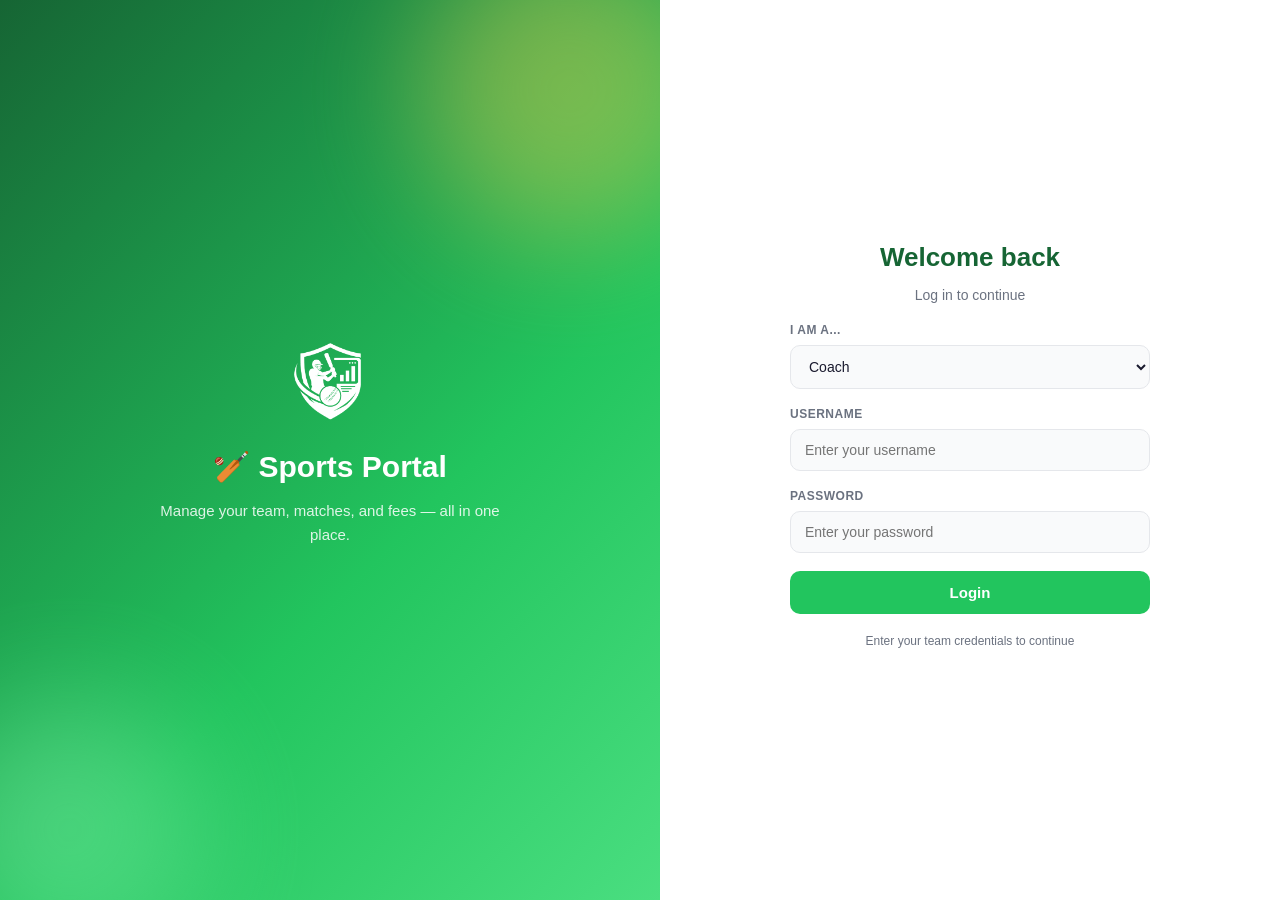
<file: Sports portal/index.html>
<!DOCTYPE html>
<html>
<head>
    <title>Sports Portal Login</title>
    <link rel="stylesheet" href="styles.css">
</head>
<body>

<div class="split-page">

    <div class="split-brand">
        <div class="brand-content">
            <img src="assets/logo.png" class="logo" alt="logo">
            <h1 class="brand-title">🏏 Sports Portal</h1>
            <p class="brand-tagline">Manage your team, matches, and fees — all in one place.</p>
        </div>
        <div class="brand-blob blob1"></div>
        <div class="brand-blob blob2"></div>
    </div>

    <div class="split-form">
        <div class="login-container">
            <h2 class="login-title">Welcome back</h2>
            <p class="login-subtitle">Log in to continue</p>

            <div class="login-form">
                <label class="input-label">I am a...</label>
                <select id="role">
                    <option value="coach">Coach</option>
                    <option value="parent">Parent</option>
                    <option value="player">Player</option>
                </select>

                <label class="input-label">Username</label>
                <input type="text" id="username" placeholder="Enter your username">

                <label class="input-label">Password</label>
                <input type="password" id="password" placeholder="Enter your password">

                <button onclick="login()">Login</button>
            </div>

            <p class="login-footer">Enter your team credentials to continue</p>
        </div>
    </div>

</div>

<script src="script.js"></script>
</body>
</html>
</file>
<file: Sports portal/styles.css>
/* ===== Base ===== */
* {
    box-sizing: border-box;
}

body {
    margin: 0;
    font-family: 'Segoe UI', Arial, sans-serif;
    color: #1a1a2e;
    min-height: 100vh;
    position: relative;
    overflow-x: hidden;
    background-color: #f4f6f9;
    background-image: radial-gradient(circle, #d1d5db 1px, transparent 1px);
    background-size: 24px 24px;
}

body::before,
body::after {
    content: "";
    position: fixed;
    border-radius: 50%;
    filter: blur(80px);
    z-index: -1;
    opacity: 0.35;
}

body::before {
    width: 420px;
    height: 420px;
    background: #86efac;
    top: -100px;
    left: -100px;
}

body::after {
    width: 500px;
    height: 500px;
    background: #fcd34d;
    bottom: -150px;
    right: -150px;
}

.navbar, .top-tabs, .bottom-nav, .card, .login-container {
    position: relative;
    z-index: 1;
}

h1, h2, h3 {
    font-family: 'Segoe UI', Arial, sans-serif;
}

/* ===== Logo ===== */
.logo {
    width: 90px;
    height: auto;
    margin-bottom: 12px;
}

/* ===== Split Login Page ===== */
.split-page {
    display: flex;
    min-height: 100vh;
    width: 100%;
}

.split-brand {
    flex: 1;
    position: relative;
    overflow: hidden;
    display: flex;
    align-items: center;
    justify-content: center;
    background: linear-gradient(135deg, #166534 0%, #22c55e 60%, #4ade80 100%);
    padding: 40px;
}

.brand-content {
    position: relative;
    z-index: 2;
    text-align: center;
    color: white;
    max-width: 340px;
}

.brand-content .logo {
    filter: brightness(0) invert(1);
    margin-bottom: 16px;
}

.brand-title {
    font-size: 30px;
    margin: 0 0 12px;
}

.brand-tagline {
    font-size: 15px;
    color: rgba(255,255,255,0.85);
    line-height: 1.6;
}

.brand-blob {
    position: absolute;
    border-radius: 50%;
    filter: blur(60px);
    opacity: 0.4;
    z-index: 1;
    animation: float 8s ease-in-out infinite;
}

.blob1 {
    width: 300px;
    height: 300px;
    background: #fcd34d;
    top: -60px;
    right: -60px;
}

.blob2 {
    width: 260px;
    height: 260px;
    background: #86efac;
    bottom: -60px;
    left: -60px;
    animation-delay: 2s;
}

@keyframes float {
    0%, 100% { transform: translateY(0); }
    50% { transform: translateY(-20px); }
}

.split-form {
    flex: 1;
    display: flex;
    align-items: center;
    justify-content: center;
    background: #ffffff;
    padding: 40px 20px;
}

.split-form .login-container {
    width: 100%;
    max-width: 360px;
    box-shadow: none;
    padding: 0;
    animation: fadeInUp 0.5s ease;
}

@media (max-width: 800px) {
    .split-page {
        flex-direction: column;
    }
    .split-brand {
        min-height: 260px;
        padding: 30px;
    }
    .split-form {
        padding: 30px 20px;
    }
}

/* ===== Login Container (shared / index.html) ===== */
.login-container {
    width: 360px;
    padding: 40px 32px;
    background: #ffffff;
    text-align: center;
    border-radius: 20px;
    box-shadow: 0 10px 40px rgba(34, 197, 94, 0.12);
    animation: fadeInUp 0.5s ease;
}

@keyframes fadeInUp {
    from { opacity: 0; transform: translateY(16px); }
    to { opacity: 1; transform: translateY(0); }
}

.login-title {
    font-size: 26px;
    margin: 10px 0 2px;
    color: #166534;
}

.login-subtitle {
    color: #6b7280;
    font-size: 14px;
    margin-bottom: 24px;
}

.login-form {
    text-align: left;
}

.input-label {
    display: block;
    font-size: 12px;
    text-transform: uppercase;
    letter-spacing: 0.5px;
    color: #6b7280;
    margin: 14px 0 4px;
    font-weight: 600;
}

.login-footer {
    margin-top: 20px;
    font-size: 12px;
    color: #9ca3af;
}

.login-container h1 {
    font-size: 26px;
    color: #166534;
    margin: 10px 0 5px;
}

.login-container p {
    color: #6b7280;
    margin-bottom: 20px;
}

/* ===== Inputs ===== */
input, select {
    width: 100%;
    padding: 12px 14px;
    margin: 4px 0;
    border: 1.5px solid #e5e7eb;
    border-radius: 10px;
    background: #f9fafb;
    font-size: 14px;
    color: #1a1a2e;
    transition: border-color 0.2s ease, box-shadow 0.2s ease;
}

input:focus, select:focus {
    outline: none;
    border-color: #22c55e;
    box-shadow: 0 0 0 3px rgba(34, 197, 94, 0.15);
    background: #ffffff;
}

/* ===== Buttons ===== */
button {
    width: 100%;
    padding: 13px;
    background: #22c55e;
    color: #ffffff;
    border: none;
    border-radius: 10px;
    font-weight: 600;
    font-size: 15px;
    cursor: pointer;
    margin-top: 14px;
    transition: background 0.2s ease, transform 0.15s ease, box-shadow 0.2s ease;
}

button:hover {
    background: #16a34a;
    transform: translateY(-1px);
    box-shadow: 0 6px 16px rgba(34, 197, 94, 0.25);
}

button:active {
    transform: translateY(0);
}

/* ===== Navbar ===== */
.navbar {
    background: #ffffff;
    padding: 14px 24px;
    display: flex;
    align-items: center;
    justify-content: space-between;
    box-shadow: 0 1px 3px rgba(0,0,0,0.06);
    border-bottom: 1px solid #eef0f3;
}

.navbar h1 {
    margin: 0;
    font-size: 19px;
    color: #166534;
}

.navbar .nav-right {
    display: flex;
    align-items: center;
    gap: 14px;
}

.navbar button {
    width: auto;
    padding: 8px 16px;
    margin: 0;
    font-size: 13px;
    background: #f3f4f6;
    color: #374151;
}

.navbar button:hover {
    background: #e5e7eb;
    box-shadow: none;
    transform: none;
}

#username-label {
    font-size: 14px;
    color: #6b7280;
}

/* ===== Top Tabs ===== */
.top-tabs {
    display: flex;
    background: #ffffff;
    padding: 10px 20px;
    gap: 8px;
    overflow-x: auto;
    border-bottom: 1px solid #eef0f3;
}

/* ===== Bottom Nav ===== */
.bottom-nav {
    position: fixed;
    bottom: 0;
    left: 0;
    right: 0;
    display: flex;
    justify-content: space-around;
    background: #ffffff;
    padding: 10px 0;
    box-shadow: 0 -2px 12px rgba(0,0,0,0.06);
    border-top: 1px solid #eef0f3;
    z-index: 100;
}

/* ===== Nav buttons ===== */
.nav-btn {
    width: auto;
    background: transparent;
    color: #6b7280;
    border: none;
    padding: 8px 14px;
    font-size: 13px;
    font-weight: 600;
    cursor: pointer;
    border-radius: 8px;
    margin: 0;
    transition: background 0.2s ease, color 0.2s ease;
}

.nav-btn:hover {
    background: #ecfdf5;
    color: #16a34a;
    transform: none;
    box-shadow: none;
}

.nav-btn.active {
    background: #22c55e;
    color: #ffffff;
}

/* ===== Dashboard ===== */
.dashboard {
    padding: 24px;
    padding-bottom: 90px;
    max-width: 900px;
    margin: 0 auto;
}

.dashboard h1 {
    font-size: 26px;
    margin-bottom: 20px;
    color: #1a1a2e;
}

/* ===== Cards ===== */
.card {
    background: #ffffff;
    padding: 20px;
    margin: 14px 0;
    border-radius: 14px;
    border-left: 4px solid #22c55e;
    box-shadow: 0 2px 10px rgba(0,0,0,0.05);
    transition: transform 0.15s ease, box-shadow 0.15s ease;
}

.card:hover {
    transform: translateY(-2px);
    box-shadow: 0 6px 20px rgba(0,0,0,0.08);
}

.card h3 {
    margin-top: 0;
    color: #1a1a2e;
    font-size: 17px;
}

.card p {
    color: #4b5563;
    margin-bottom: 0;
    line-height: 1.5;
}

.card label {
    display: block;
    text-align: left;
    font-size: 12px;
    color: #6b7280;
    margin-top: 12px;
    margin-bottom: 2px;
    font-weight: 600;
    text-transform: uppercase;
}

.card hr {
    border: none;
    border-top: 1px solid #eef0f3;
    margin: 16px 0;
}

.card small {
    display: block;
    margin-top: 6px;
    color: #9ca3af;
    font-size: 12px;
}

/* ===== Match items ===== */
.match-item {
    background: #f9fafb;
    padding: 14px;
    border-radius: 10px;
    margin: 8px 0;
    line-height: 1.6;
    border: 1px solid #eef0f3;
}

/* ===== Role Badge ===== */
.role-badge {
    display: inline-block;
    padding: 5px 12px;
    background: #ecfdf5;
    color: #16a34a;
    border-radius: 20px;
    font-size: 12px;
    font-weight: 700;
    letter-spacing: 0.3px;
}

/* ===== Photos Grid ===== */
.photos-grid {
    display: grid;
    grid-template-columns: repeat(auto-fill, minmax(180px, 1fr));
    gap: 14px;
    margin-top: 10px;
}

.photo-card {
    background: #ffffff;
    border-radius: 12px;
    overflow: hidden;
    box-shadow: 0 2px 8px rgba(0,0,0,0.06);
    border: 1px solid #eef0f3;
}

.photo-card img {
    width: 100%;
    height: 130px;
    object-fit: cover;
    display: block;
}

.photo-card p {
    padding: 8px 10px 0;
    margin: 0;
    font-size: 13px;
    font-weight: 600;
    color: #1a1a2e;
}

.photo-card small {
    display: block;
    padding: 2px 10px 10px;
    color: #9ca3af;
    font-size: 11px;
}

/* ===== Home Hero Banner ===== */
.home-hero {
    background: linear-gradient(135deg, #166534 0%, #22c55e 100%);
    border-radius: 18px;
    padding: 28px 24px;
    color: white;
    margin-bottom: 20px;
    position: relative;
    overflow: hidden;
}

.home-hero::after {
    content: "";
    position: absolute;
    width: 200px;
    height: 200px;
    background: rgba(255,255,255,0.08);
    border-radius: 50%;
    top: -80px;
    right: -60px;
}

.home-hero h1 {
    margin: 0 0 4px;
    font-size: 24px;
    position: relative;
    z-index: 1;
}

.home-hero p {
    margin: 0;
    color: rgba(255,255,255,0.85);
    font-size: 14px;
    position: relative;
    z-index: 1;
}

/* ===== Colorful Stat Cards ===== */
.stats-grid {
    display: grid;
    grid-template-columns: repeat(auto-fit, minmax(130px, 1fr));
    gap: 12px;
    margin-bottom: 20px;
}

.stat-card {
    background: #ffffff;
    border-radius: 14px;
    padding: 18px 14px;
    text-align: center;
    box-shadow: 0 3px 12px rgba(0,0,0,0.06);
    border-top: none;
    transition: transform 0.15s ease;
}

.stat-card:hover {
    transform: translateY(-3px);
}

.stat-icon {
    font-size: 22px;
    margin-bottom: 6px;
}

.stat-number {
    font-size: 24px;
    font-weight: 800;
    color: #1a1a2e;
}

.stat-label {
    font-size: 11px;
    color: #6b7280;
    text-transform: uppercase;
    letter-spacing: 0.4px;
    margin-top: 2px;
}

.stat-card.c-green { border-bottom: 3px solid #22c55e; }
.stat-card.c-blue { border-bottom: 3px solid #3b82f6; }
.stat-card.c-gold { border-bottom: 3px solid #f4c430; }
.stat-card.c-red { border-bottom: 3px solid #ef4444; }

/* ===== Quick Actions ===== */
.quick-actions {
    display: flex;
    gap: 10px;
    margin-bottom: 20px;
    flex-wrap: wrap;
}

.quick-action-btn {
    flex: 1;
    min-width: 130px;
    background: #ffffff;
    border: 1px solid #eef0f3;
    border-radius: 12px;
    padding: 14px;
    text-align: center;
    cursor: pointer;
    transition: all 0.15s ease;
    color: #1a1a2e;
    font-weight: 600;
    font-size: 13px;
}

.quick-action-btn:hover {
    background: #ecfdf5;
    border-color: #22c55e;
    transform: translateY(-2px);
}

.quick-action-icon {
    font-size: 20px;
    display: block;
    margin-bottom: 6px;
}

/* ===== Announcement feed items ===== */
.announcement-feed .card {
    border-left: 3px solid #f4c430;
}
</file>
